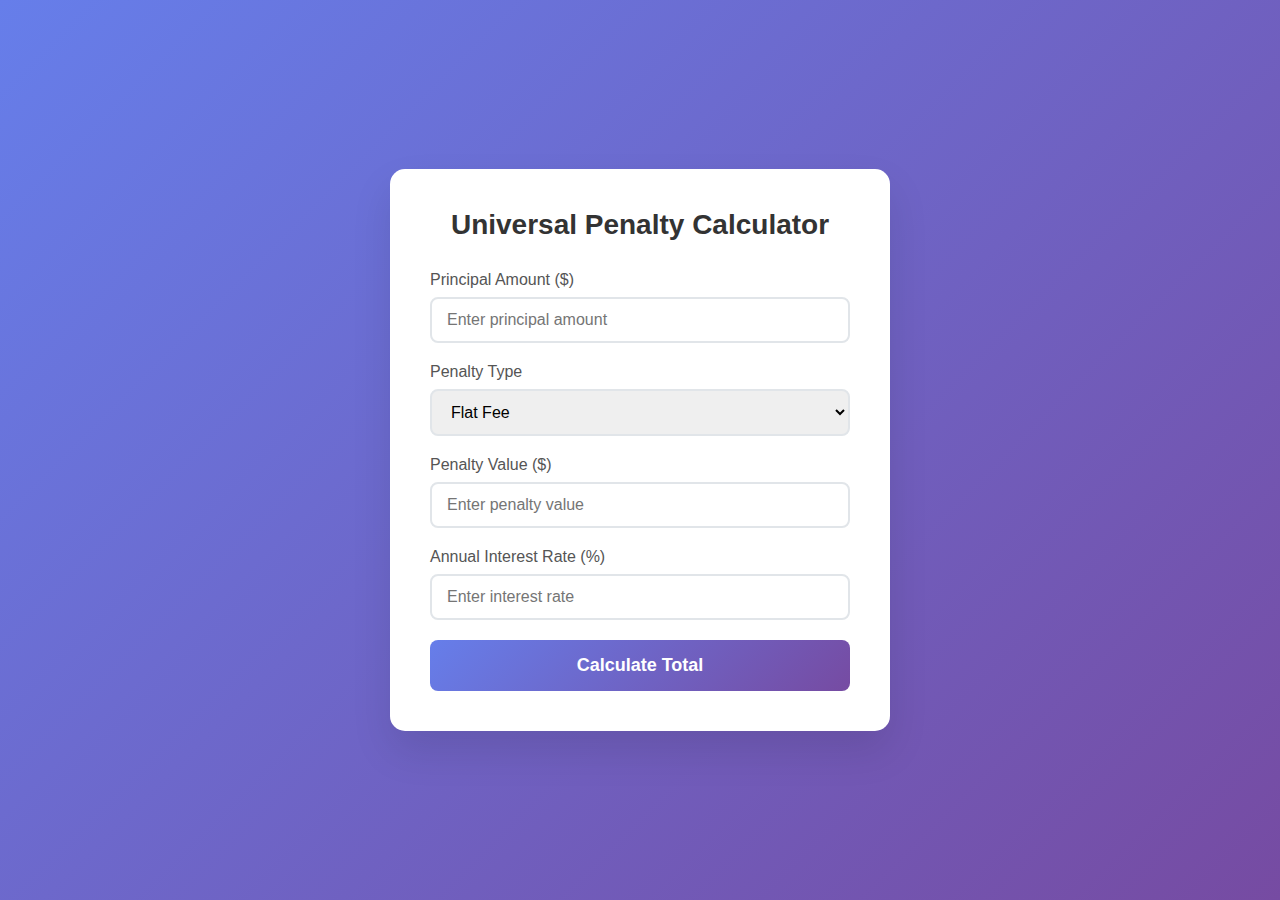
<file: index.html>
<!DOCTYPE html>
<html lang="en">
<head>
    <meta charset="UTF-8">
    <meta name="viewport" content="width=device-width, initial-scale=1.0">
    <title>Universal Penalty Calculator</title>
    <style>
        * { box-sizing: border-box; margin: 0; padding: 0; font-family: 'Segoe UI', Tahoma, Geneva, Verdana, sans-serif; }
        body { background: linear-gradient(135deg, #667eea 0%, #764ba2 100%); min-height: 100vh; display: flex; justify-content: center; align-items: center; padding: 20px; }
        .calculator { background: white; border-radius: 15px; box-shadow: 0 20px 40px rgba(0,0,0,0.1); padding: 40px; width: 100%; max-width: 500px; }
        h1 { color: #333; text-align: center; margin-bottom: 30px; font-size: 28px; font-weight: 600; }
        .input-group { margin-bottom: 20px; }
        label { display: block; margin-bottom: 8px; color: #555; font-weight: 500; }
        input, select { width: 100%; padding: 12px 15px; border: 2px solid #e1e5e9; border-radius: 8px; font-size: 16px; transition: border-color 0.3s; }
        input:focus, select:focus { outline: none; border-color: #667eea; }
        button { width: 100%; background: linear-gradient(135deg, #667eea 0%, #764ba2 100%); color: white; border: none; padding: 15px; border-radius: 8px; font-size: 18px; font-weight: 600; cursor: pointer; transition: transform 0.2s; }
        button:hover { transform: translateY(-2px); }
        button:disabled { opacity: 0.6; cursor: not-allowed; transform: none; }
        .results { margin-top: 30px; padding: 25px; background: #f8f9fa; border-radius: 10px; display: none; }
        .results h3 { color: #333; margin-bottom: 15px; text-align: center; }
        .result-item { display: flex; justify-content: space-between; margin-bottom: 10px; padding-bottom: 10px; border-bottom: 1px solid #e1e5e9; }
        .result-item:last-child { border-bottom: none; margin-bottom: 0; padding-bottom: 0; }
        .result-value { font-weight: 600; color: #667eea; }
        .total { font-size: 18px; font-weight: 700; color: #2d3748; }
        .error { color: #e53e3e; text-align: center; margin-top: 15px; display: none; }
    </style>
</head>
<body>
    <div class="calculator">
        <h1>Universal Penalty Calculator</h1>
        <div class="input-group">
            <label for="principal">Principal Amount ($)</label>
            <input type="number" id="principal" placeholder="Enter principal amount" min="0" step="0.01">
        </div>
        <div class="input-group">
            <label for="penalty-type">Penalty Type</label>
            <select id="penalty-type">
                <option value="flat">Flat Fee</option>
                <option value="percentage">Percentage</option>
            </select>
        </div>
        <div class="input-group">
            <label for="penalty-value" id="penalty-label">Penalty Value ($)</label>
            <input type="number" id="penalty-value" placeholder="Enter penalty value" min="0" step="0.01">
        </div>
        <div class="input-group">
            <label for="interest-rate">Annual Interest Rate (%)</label>
            <input type="number" id="interest-rate" placeholder="Enter interest rate" min="0" step="0.01">
        </div>
        <button id="calculate-btn">Calculate Total</button>
        <div class="error" id="error-message"></div>
        <div class="results" id="results-container">
            <h3>Calculation Results</h3>
            <div class="result-item">
                <span>Principal Amount:</span>
                <span class="result-value" id="total-principal">$0.00</span>
            </div>
            <div class="result-item">
                <span>Total Penalty:</span>
                <span class="result-value" id="total-penalty">$0.00</span>
            </div>
            <div class="result-item">
                <span>Total Interest:</span>
                <span class="result-value" id="total-interest">$0.00</span>
            </div>
            <div class="result-item total">
                <span>Total Accrued:</span>
                <span class="result-value" id="total-accrued">$0.00</span>
            </div>
        </div>
    </div>

    <script>
        const API_URL = 'https://penalty-calculator-phi.vercel.app/api/calculate';
        
        document.addEventListener('DOMContentLoaded', function() {
            const calculateBtn = document.getElementById('calculate-btn');
            const penaltyType = document.getElementById('penalty-type');
            const penaltyLabel = document.getElementById('penalty-label');
            
            penaltyType.addEventListener('change', function() {
                penaltyLabel.textContent = this.value === 'flat' ? 'Penalty Value ($)' : 'Penalty Value (%)';
            });
            
            calculateBtn.addEventListener('click', calculatePenalty);
        });
        
        async function calculatePenalty() {
            const principal = parseFloat(document.getElementById('principal').value);
            const penaltyType = document.getElementById('penalty-type').value;
            const penaltyValue = parseFloat(document.getElementById('penalty-value').value);
            const interestRate = parseFloat(document.getElementById('interest-rate').value);
            
            if (!principal || principal < 0) { showError('Please enter a valid principal amount'); return; }
            if (!penaltyValue || penaltyValue < 0) { showError('Please enter a valid penalty value'); return; }
            if (!interestRate || interestRate < 0) { showError('Please enter a valid interest rate'); return; }
            
            const btn = document.getElementById('calculate-btn');
            btn.textContent = 'Calculating...';
            btn.disabled = true;
            hideError();
            
            try {
                const response = await fetch(API_URL, {
                    method: 'POST',
                    headers: { 'Content-Type': 'application/json' },
                    body: JSON.stringify({ principal, penaltyType, penaltyValue, interestRate })
                });
                
                const data = await response.json();
                
                if (data.success) {
                    document.getElementById('total-accrued').textContent = '$' + data.data.totalAccrued.toFixed(2);
                    document.getElementById('total-principal').textContent = '$' + data.data.breakdown.principal.toFixed(2);
                    document.getElementById('total-penalty').textContent = '$' + data.data.breakdown.totalPenalty.toFixed(2);
                    document.getElementById('total-interest').textContent = '$' + data.data.breakdown.totalInterest.toFixed(2);
                    document.getElementById('results-container').style.display = 'block';
                } else {
                    showError('Error: ' + data.error);
                }
            } catch (error) {
                showError('Network error: ' + error.message);
            } finally {
                btn.textContent = 'Calculate';
                btn.disabled = false;
            }
        }
        
        function showError(message) {
            const errorEl = document.getElementById('error-message');
            errorEl.textContent = message;
            errorEl.style.display = 'block';
        }
        
        function hideError() {
            document.getElementById('error-message').style.display = 'none';
        }
    </script>
</body>
</html>
</file>
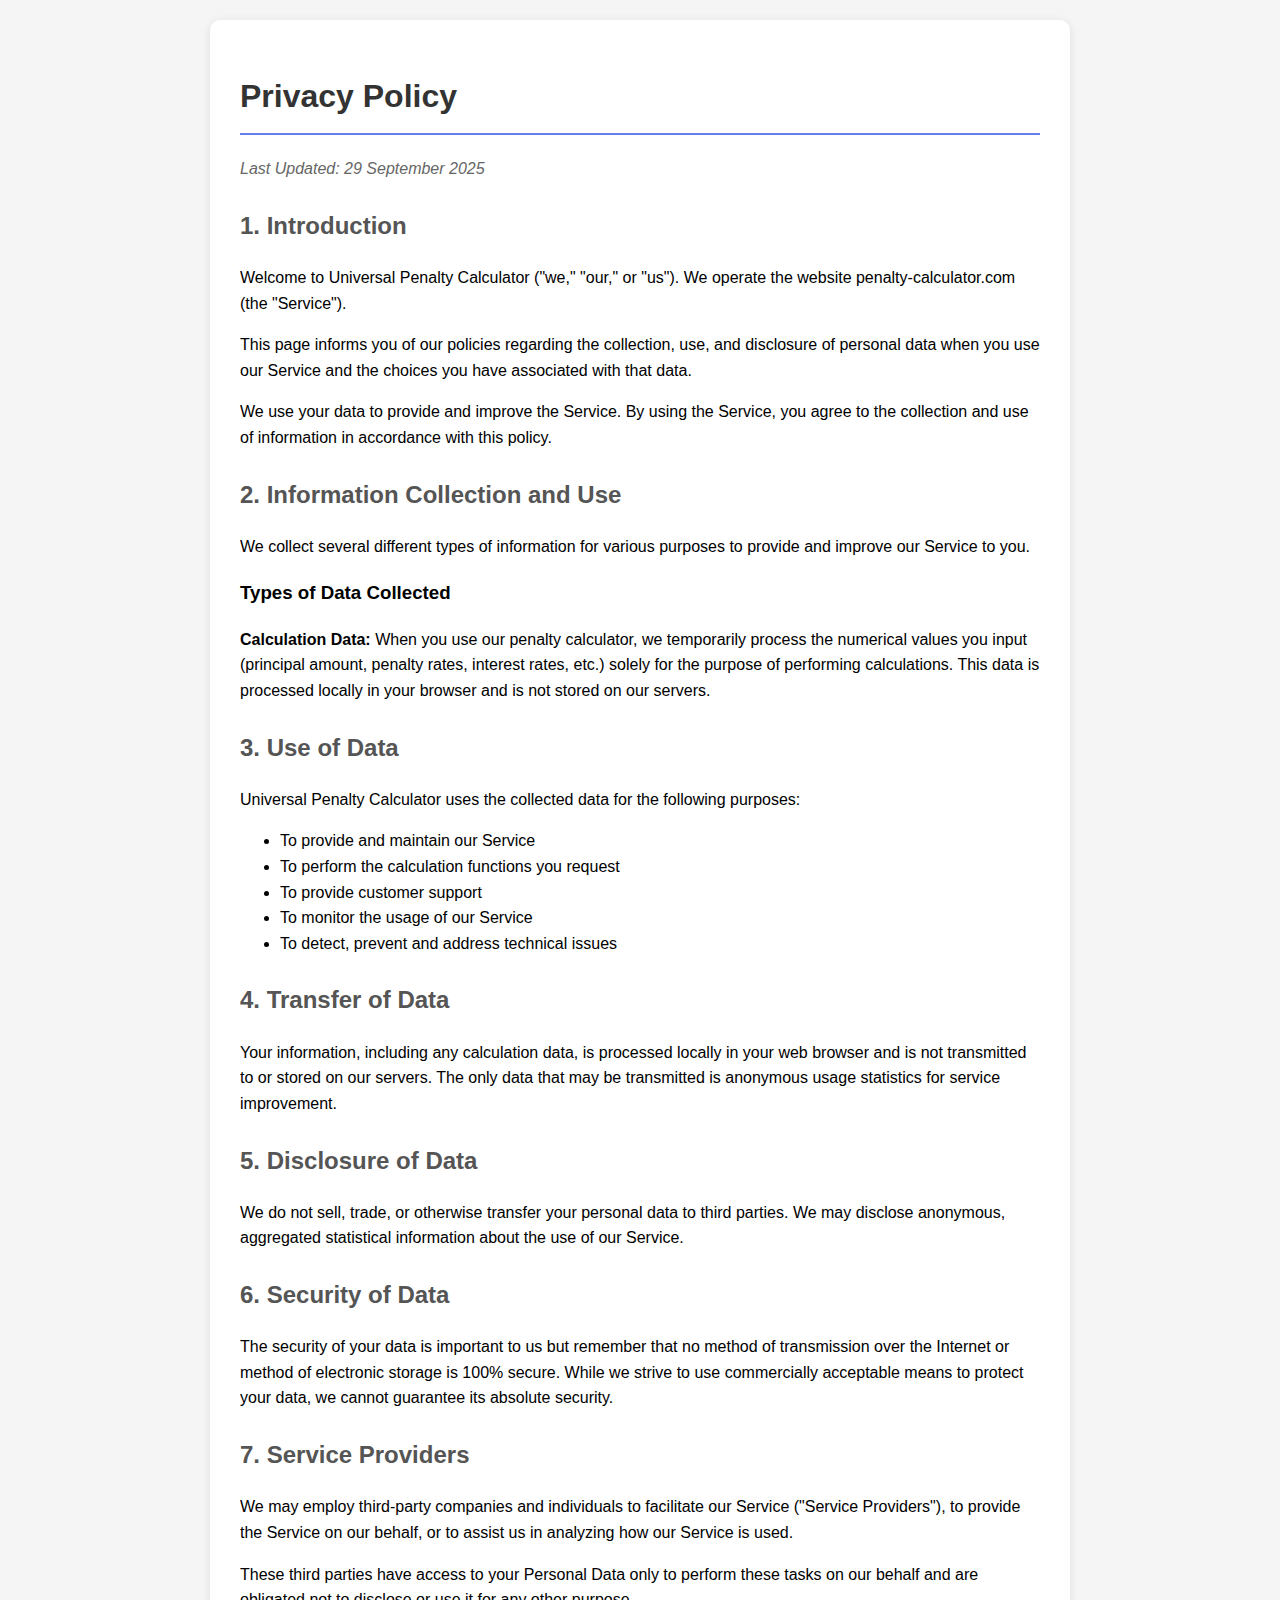
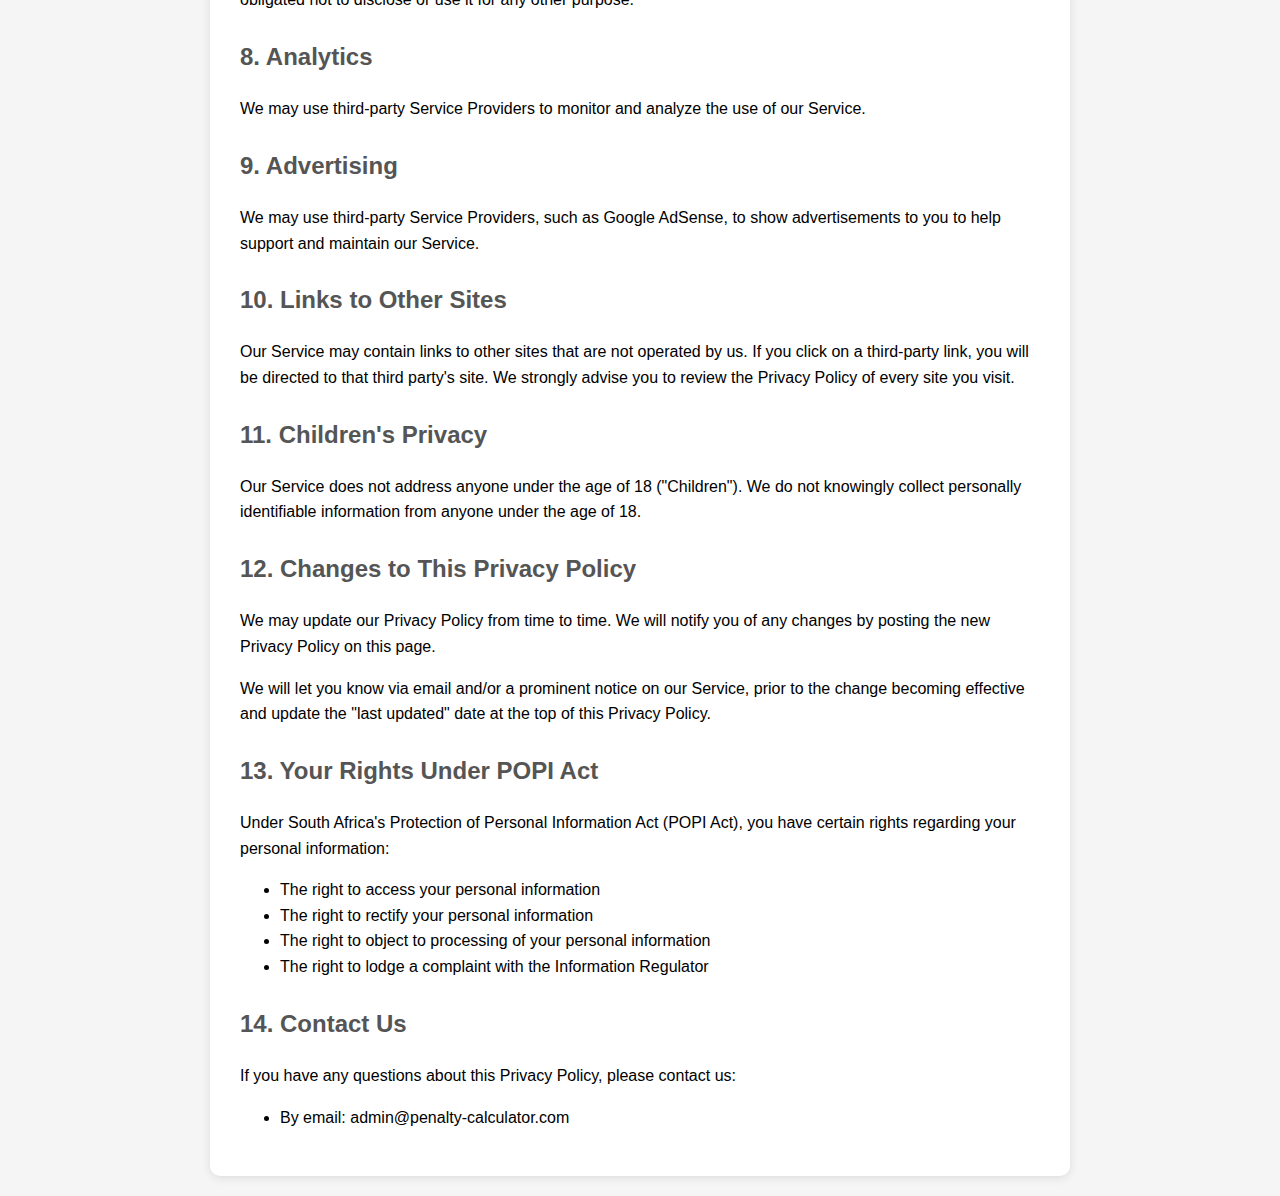
<file: public/privacy-policy.html>
<!DOCTYPE html>
<html lang="en">
<head>
    <meta charset="UTF-8">
    <meta name="viewport" content="width=device-width, initial-scale=1.0">
    <title>Privacy Policy - Universal Penalty Calculator</title>
<script async src="https://pagead2.googlesyndication.com/pagead/js/adsbygoogle.js?client=ca-pub-1469535097572247"
     crossorigin="anonymous"></script>
    <style>
        body { font-family: Arial, sans-serif; line-height: 1.6; margin: 0; padding: 20px; background: #f5f5f5; }
        .container { max-width: 800px; margin: 0 auto; background: white; padding: 30px; border-radius: 10px; box-shadow: 0 2px 10px rgba(0,0,0,0.1); }
        h1 { color: #333; border-bottom: 2px solid #667eea; padding-bottom: 10px; }
        h2 { color: #555; margin-top: 25px; }
        .last-updated { color: #666; font-style: italic; }
    </style>
</head>
<body>
    <div class="container">
        <h1>Privacy Policy</h1>
        <p class="last-updated">Last Updated: 29 September 2025</p>

        <h2>1. Introduction</h2>
        <p>Welcome to Universal Penalty Calculator ("we," "our," or "us"). We operate the website penalty-calculator.com (the "Service").</p>
        <p>This page informs you of our policies regarding the collection, use, and disclosure of personal data when you use our Service and the choices you have associated with that data.</p>
        <p>We use your data to provide and improve the Service. By using the Service, you agree to the collection and use of information in accordance with this policy.</p>

        <h2>2. Information Collection and Use</h2>
        <p>We collect several different types of information for various purposes to provide and improve our Service to you.</p>

        <h3>Types of Data Collected</h3>
        <p><strong>Calculation Data:</strong> When you use our penalty calculator, we temporarily process the numerical values you input (principal amount, penalty rates, interest rates, etc.) solely for the purpose of performing calculations. This data is processed locally in your browser and is not stored on our servers.</p>

        <h2>3. Use of Data</h2>
        <p>Universal Penalty Calculator uses the collected data for the following purposes:</p>
        <ul>
            <li>To provide and maintain our Service</li>
            <li>To perform the calculation functions you request</li>
            <li>To provide customer support</li>
            <li>To monitor the usage of our Service</li>
            <li>To detect, prevent and address technical issues</li>
        </ul>

        <h2>4. Transfer of Data</h2>
        <p>Your information, including any calculation data, is processed locally in your web browser and is not transmitted to or stored on our servers. The only data that may be transmitted is anonymous usage statistics for service improvement.</p>

        <h2>5. Disclosure of Data</h2>
        <p>We do not sell, trade, or otherwise transfer your personal data to third parties. We may disclose anonymous, aggregated statistical information about the use of our Service.</p>

        <h2>6. Security of Data</h2>
        <p>The security of your data is important to us but remember that no method of transmission over the Internet or method of electronic storage is 100% secure. While we strive to use commercially acceptable means to protect your data, we cannot guarantee its absolute security.</p>

        <h2>7. Service Providers</h2>
        <p>We may employ third-party companies and individuals to facilitate our Service ("Service Providers"), to provide the Service on our behalf, or to assist us in analyzing how our Service is used.</p>
        <p>These third parties have access to your Personal Data only to perform these tasks on our behalf and are obligated not to disclose or use it for any other purpose.</p>

        <h2>8. Analytics</h2>
        <p>We may use third-party Service Providers to monitor and analyze the use of our Service.</p>

        <h2>9. Advertising</h2>
        <p>We may use third-party Service Providers, such as Google AdSense, to show advertisements to you to help support and maintain our Service.</p>

        <h2>10. Links to Other Sites</h2>
        <p>Our Service may contain links to other sites that are not operated by us. If you click on a third-party link, you will be directed to that third party's site. We strongly advise you to review the Privacy Policy of every site you visit.</p>

        <h2>11. Children's Privacy</h2>
        <p>Our Service does not address anyone under the age of 18 ("Children"). We do not knowingly collect personally identifiable information from anyone under the age of 18.</p>

        <h2>12. Changes to This Privacy Policy</h2>
        <p>We may update our Privacy Policy from time to time. We will notify you of any changes by posting the new Privacy Policy on this page.</p>
        <p>We will let you know via email and/or a prominent notice on our Service, prior to the change becoming effective and update the "last updated" date at the top of this Privacy Policy.</p>

        <h2>13. Your Rights Under POPI Act</h2>
        <p>Under South Africa's Protection of Personal Information Act (POPI Act), you have certain rights regarding your personal information:</p>
        <ul>
            <li>The right to access your personal information</li>
            <li>The right to rectify your personal information</li>
            <li>The right to object to processing of your personal information</li>
            <li>The right to lodge a complaint with the Information Regulator</li>
        </ul>

        <h2>14. Contact Us</h2>
        <p>If you have any questions about this Privacy Policy, please contact us:</p>
        <ul>
            <li>By email: admin@penalty-calculator.com</li>
        </ul>
    </div>
</body>
</html>
</file>
